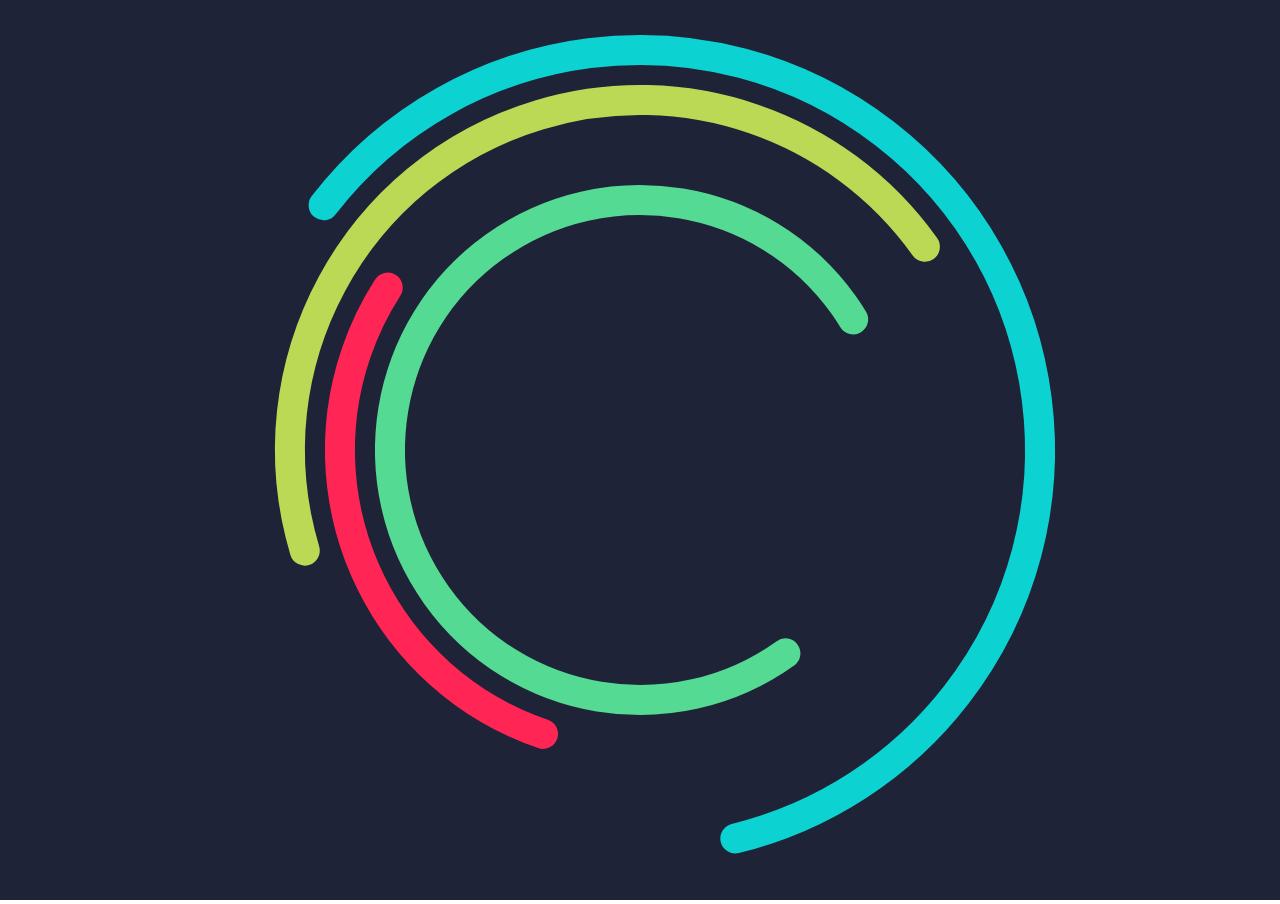
<file: circles/index.html>
<!DOCTYPE html>
<html lang="en">
<head>
    <meta charset="UTF-8">
    <title>Forever Loading</title>
    <script src="js/p5.min.js"></script>
    <script src="js/script.js"></script>
    <style>
        body {
            overflow: hidden;
            margin: 0;
        }
    </style>
</head>
<body>

</body>
</html>
</file>
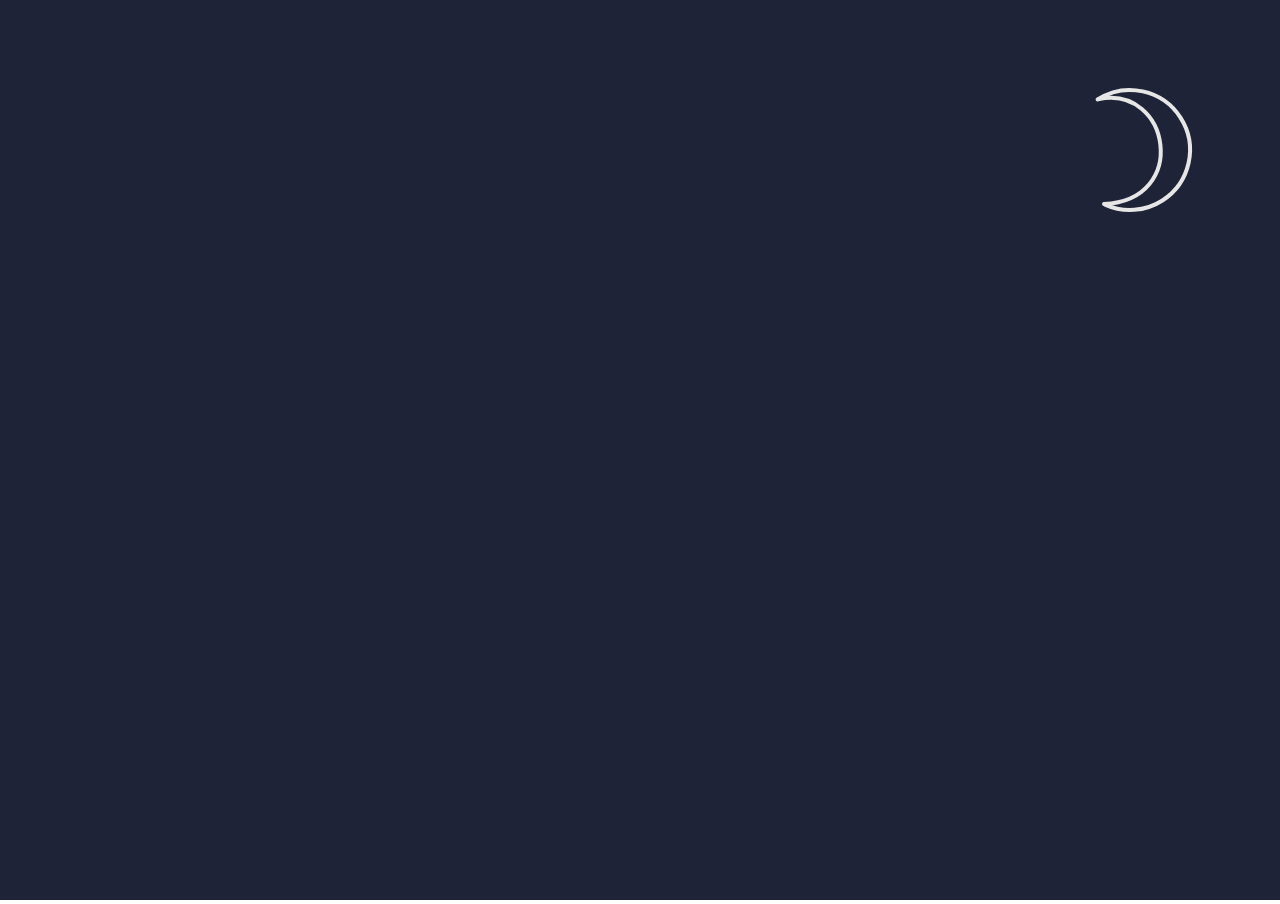
<file: falling_stars/index.html>
<!DOCTYPE html>
<html lang="en">
<head>
    <meta charset="UTF-8">
    <title>Falling Stars</title>
    <script src="js/p5.min.js"></script>
    <script src="js/script.js"></script>
    <style>
        body {
            overflow: hidden;
            margin: 0;
        }
    </style>
</head>
<body>

</body>
</html>
</file>
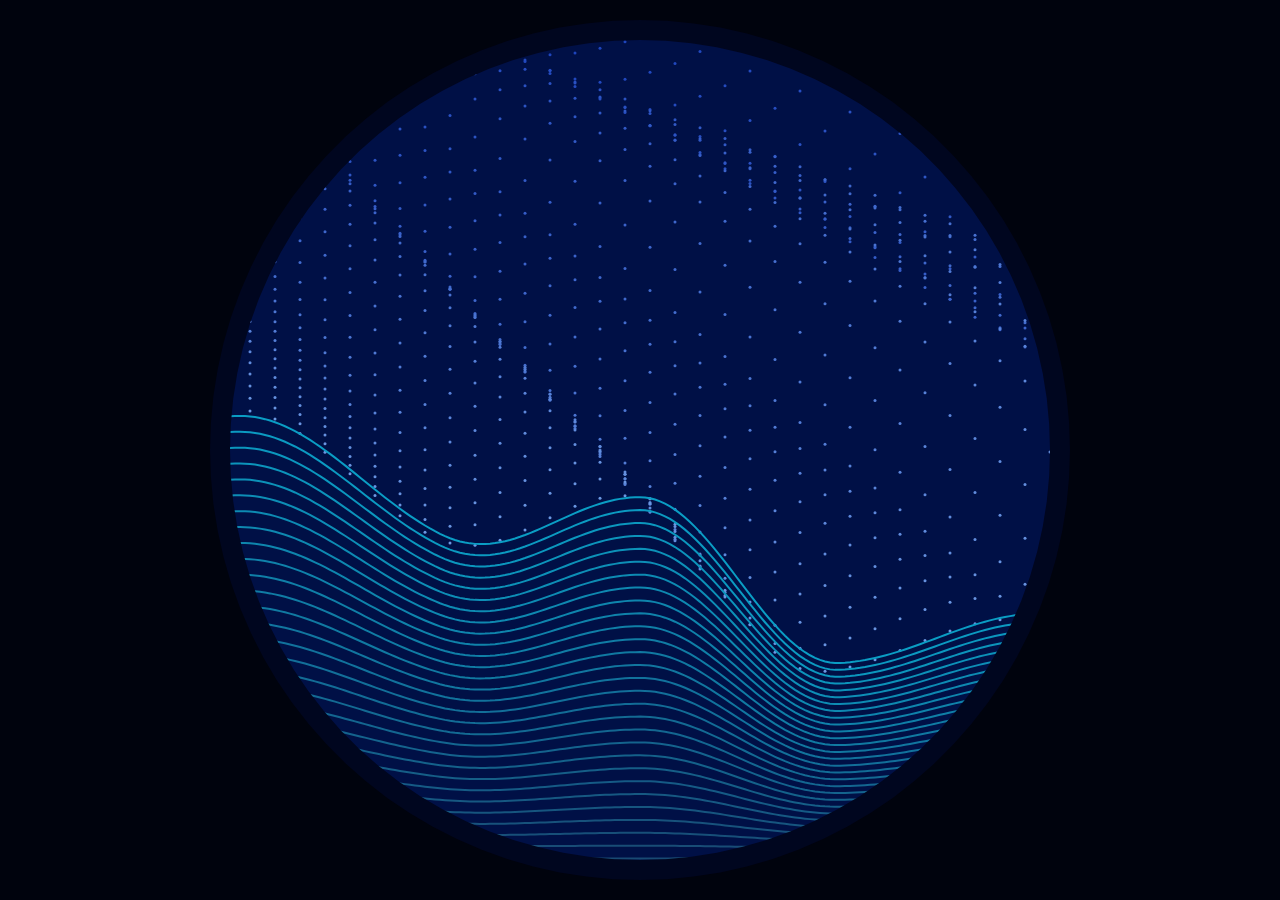
<file: ocean_waves/index.html>
<!DOCTYPE html>
<html lang="en">
<head>
    <meta charset="UTF-8">
    <title>Waves at Night</title>
    <meta name="viewport" content="width=device-width, initial-scale=1">
    <meta property="og:image" content="thumbnail.png">
    <link type="text/css" rel="stylesheet" href="style.css">
    <script type="text/javascript" src="p5.min.js"></script>
</head>
<body>
    <script type="text/javascript" src="script.js"></script>
</body>
</html>
</file>
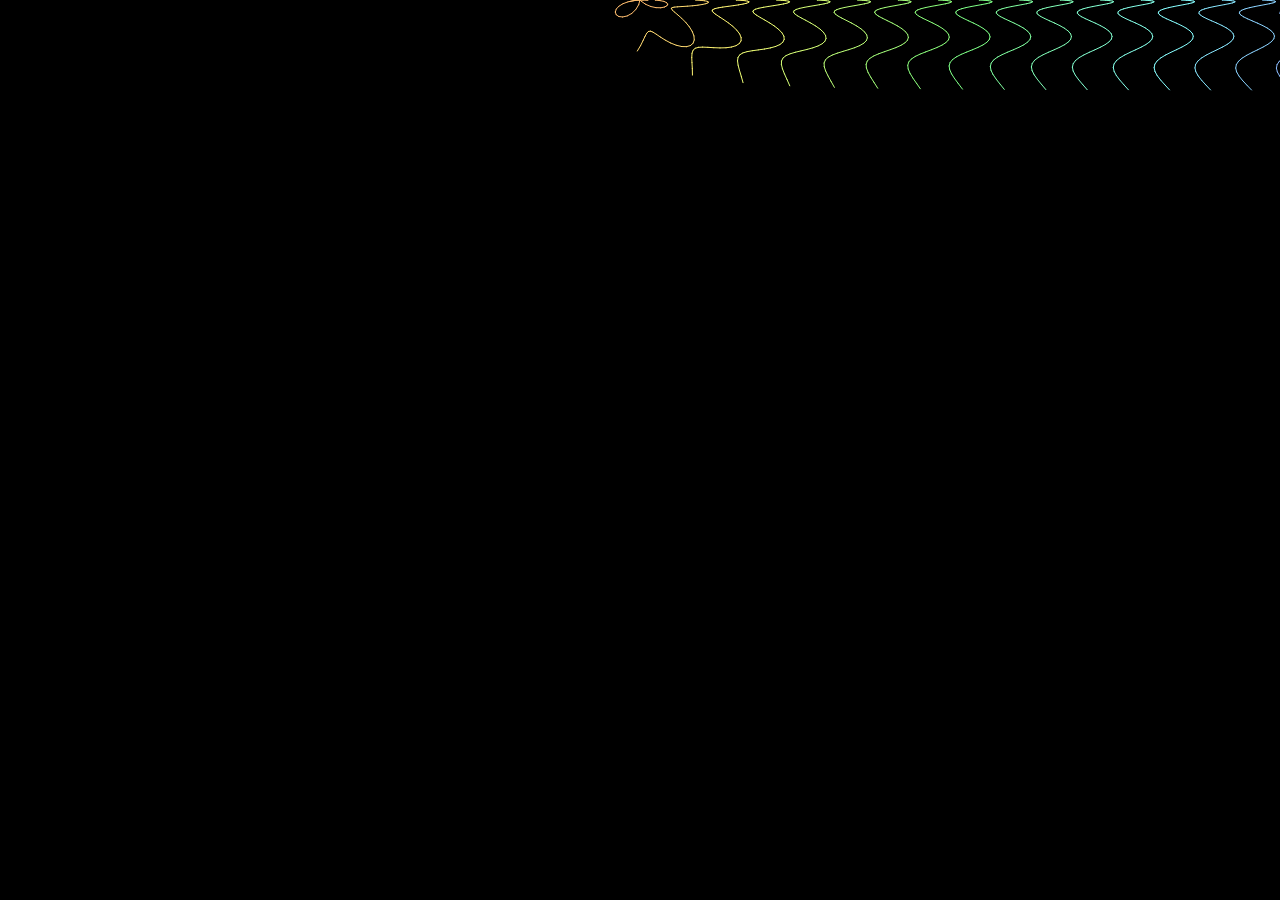
<file: pendulums/index.html>
<!DOCTYPE html>
<html lang="en">
<head>
    <meta charset="UTF-8">
    <title>Pendulums</title>
    <script src="p5.min.js"></script>
    <script src="script.js"></script>
    <style>
        body {
            margin: 0;
        }
    </style>
</head>
<body>

</body>
</html>
</file>
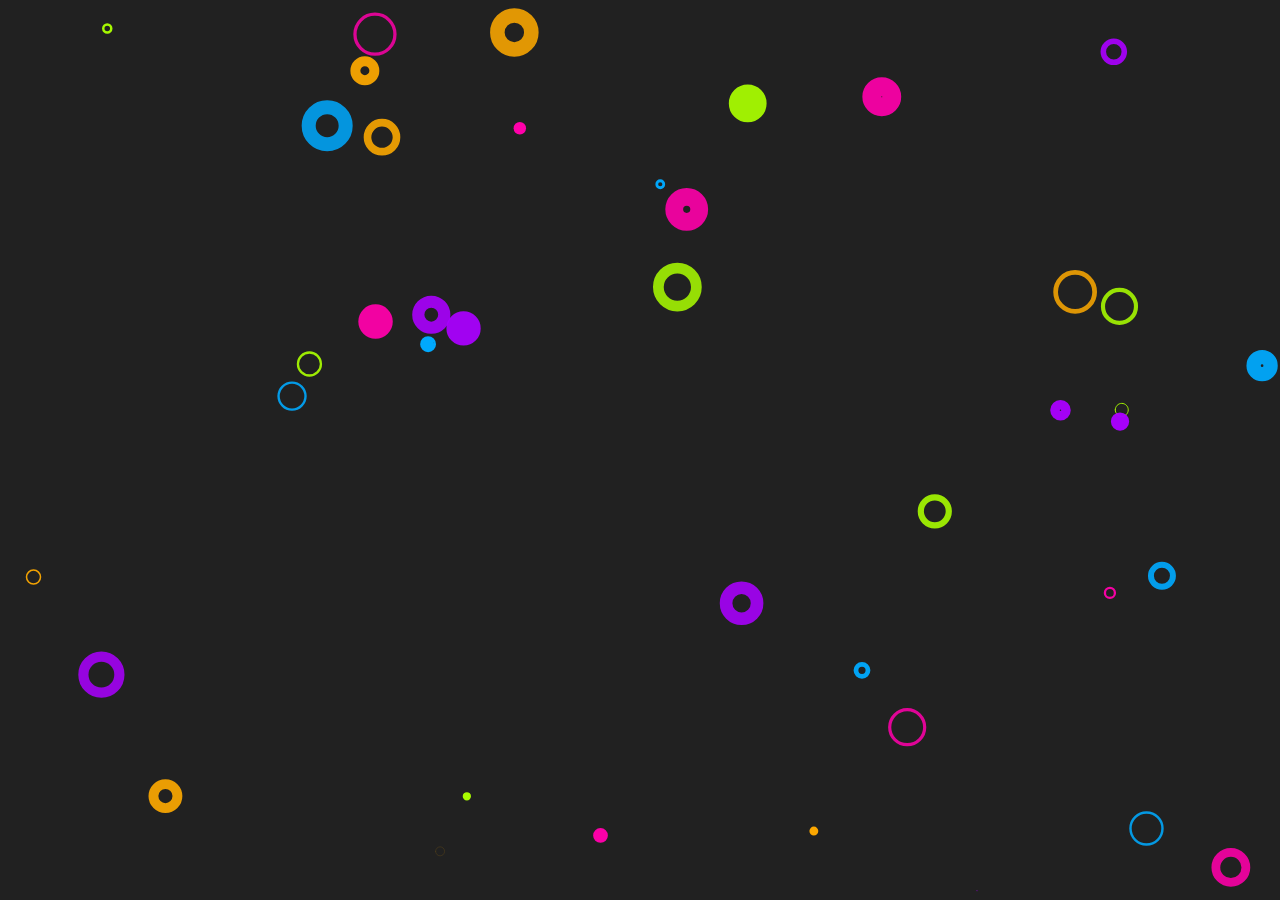
<file: rainbow_drops/index.html>
<!DOCTYPE html>
<html lang="en">
<head>
  <meta charset="UTF-8">
  <title>Rainbow Drops</title>
  <meta name="viewport" content="width=device-width, initial-scale=1">
  <!--    <link type="text/css" rel="stylesheet" href="style.css">-->
  <!--    <script src="OpenSimplexNoise.js"></script>-->
  <script type="text/javascript" src="../p5.min.js"></script>
  <style>
    body {
      margin: 0;
      padding: 0;
      overflow: hidden;
    }
  </style>
</head>
<body>
<script type="text/javascript" src="script.js"></script>
</body>
</html>
</file>
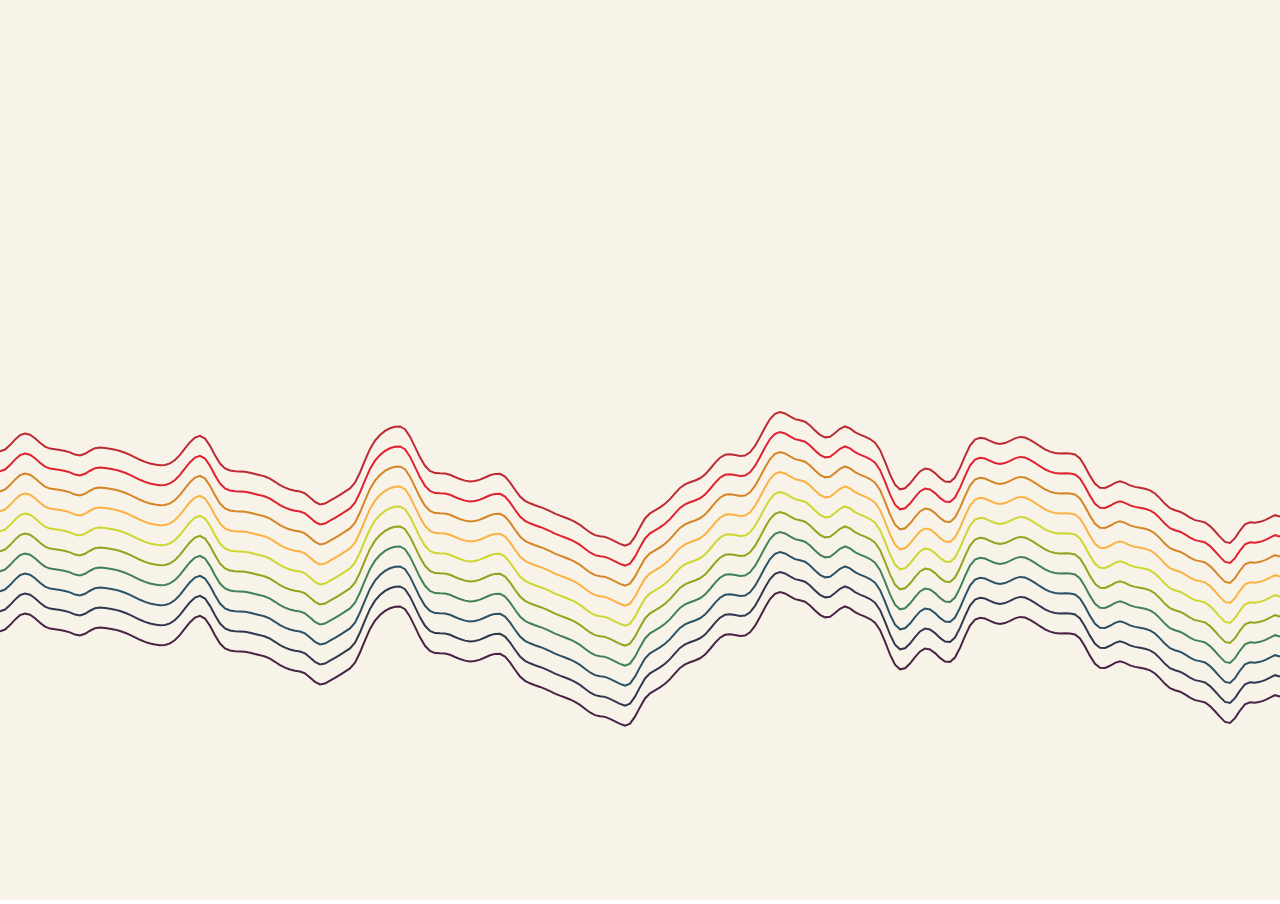
<file: rainbow_waves/index.html>
<!DOCTYPE html>
<html lang="en">
<head>
    <meta charset="UTF-8">
    <title>Rainbow Waves</title>
    <script src="js/p5.min.js"></script>
    <script src="js/script.js"></script>
    <style>
        body {
            overflow: hidden;
            margin: 0;
        }
    </style>
</head>
<body>

</body>
</html>
</file>
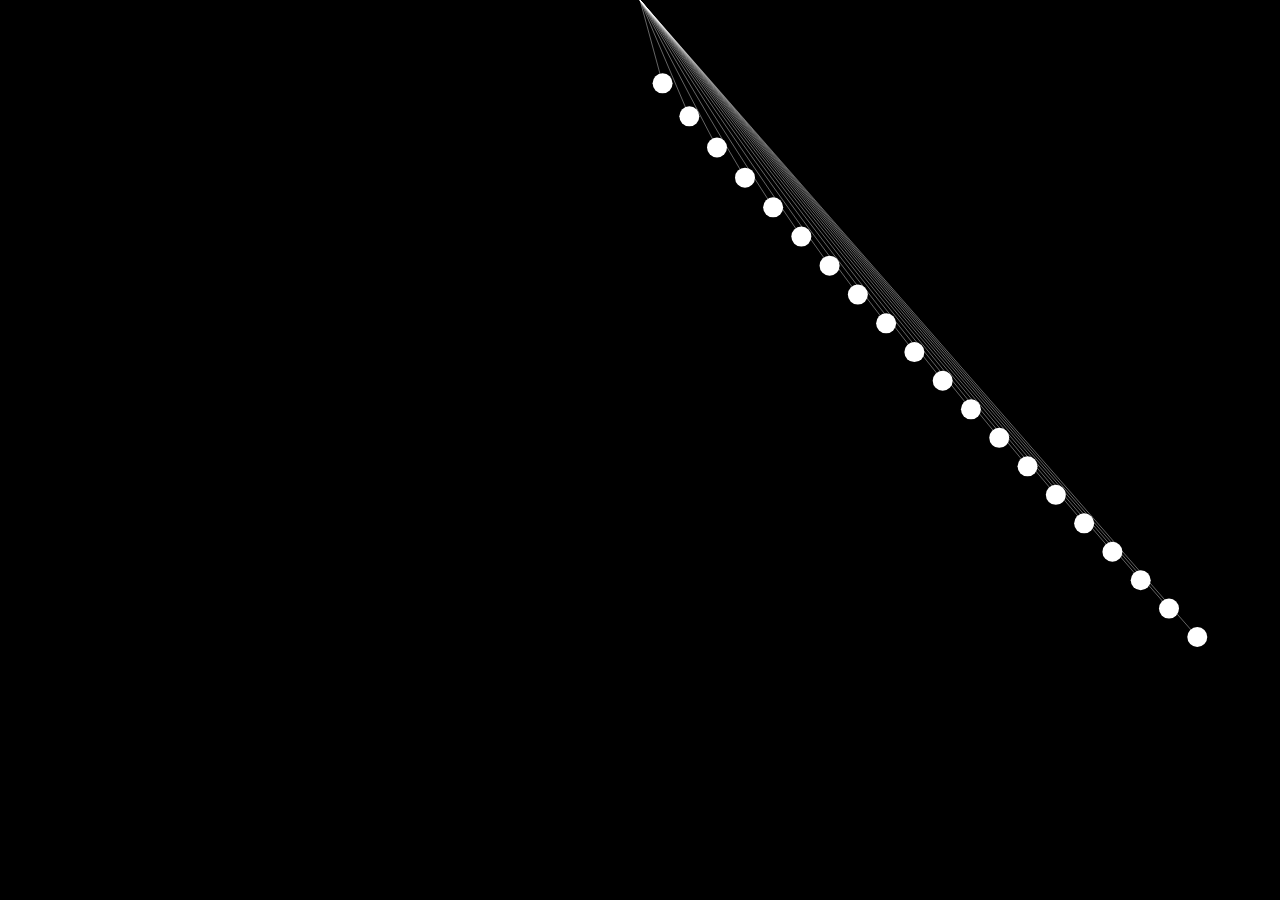
<file: pendulums/bobbing-pendulums/index.html>
<!DOCTYPE html>
<html lang="en">
<head>
    <meta charset="UTF-8">
    <title>Bobbing Pendulums</title>
    <script src="p5.min.js"></script>
    <script src="script.js"></script>
    <style>
        body {
            margin: 0;
        }
    </style>
</head>
<body>

</body>
</html>
</file>
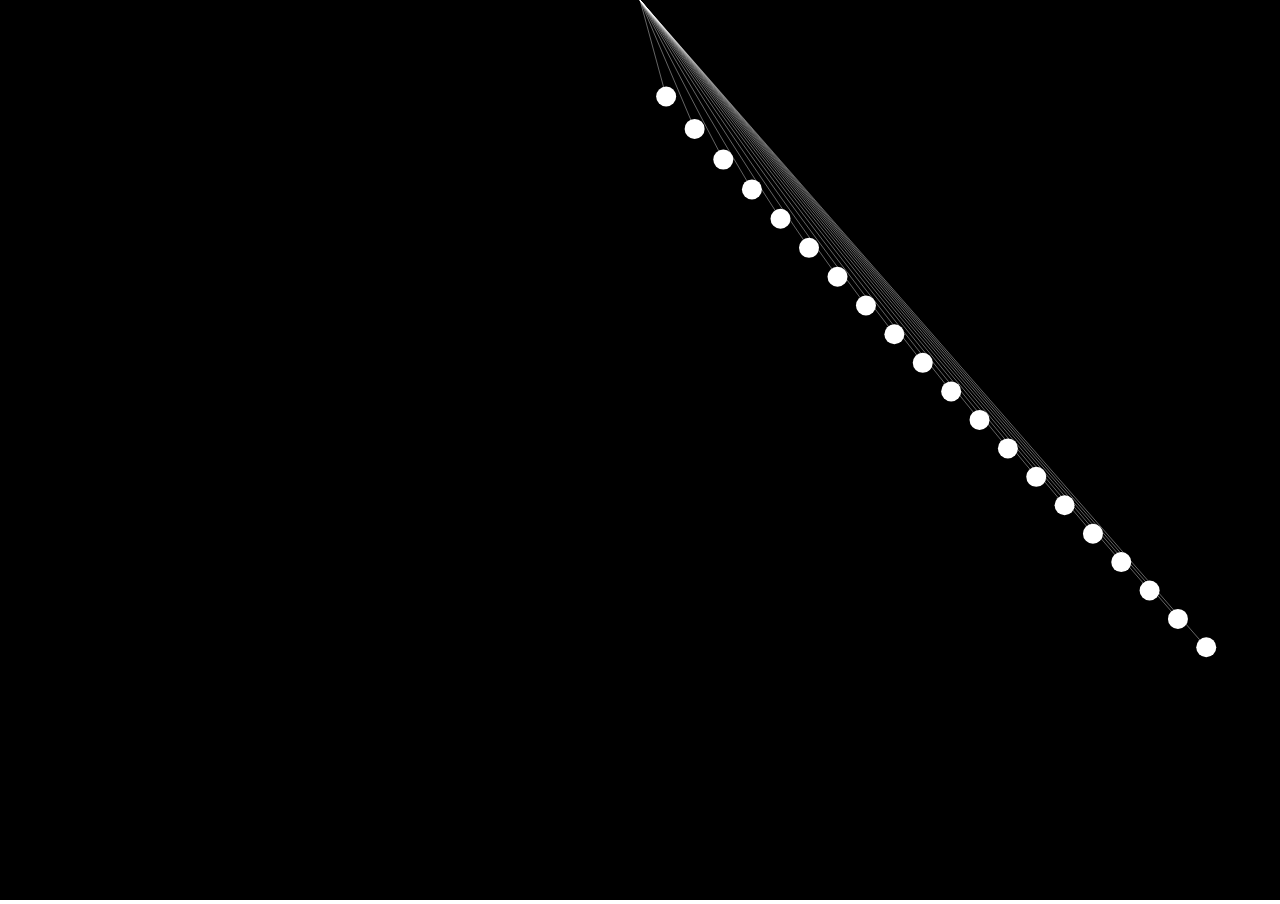
<file: pendulums/just-pendulums/index.html>
<!DOCTYPE html>
<html lang="en">
<head>
    <meta charset="UTF-8">
    <title>Just Pendulums</title>
    <script src="p5.min.js"></script>
    <script src="script.js"></script>
    <style>
        body {
            margin: 0;
        }
    </style>
</head>
<body>

</body>
</html>
</file>
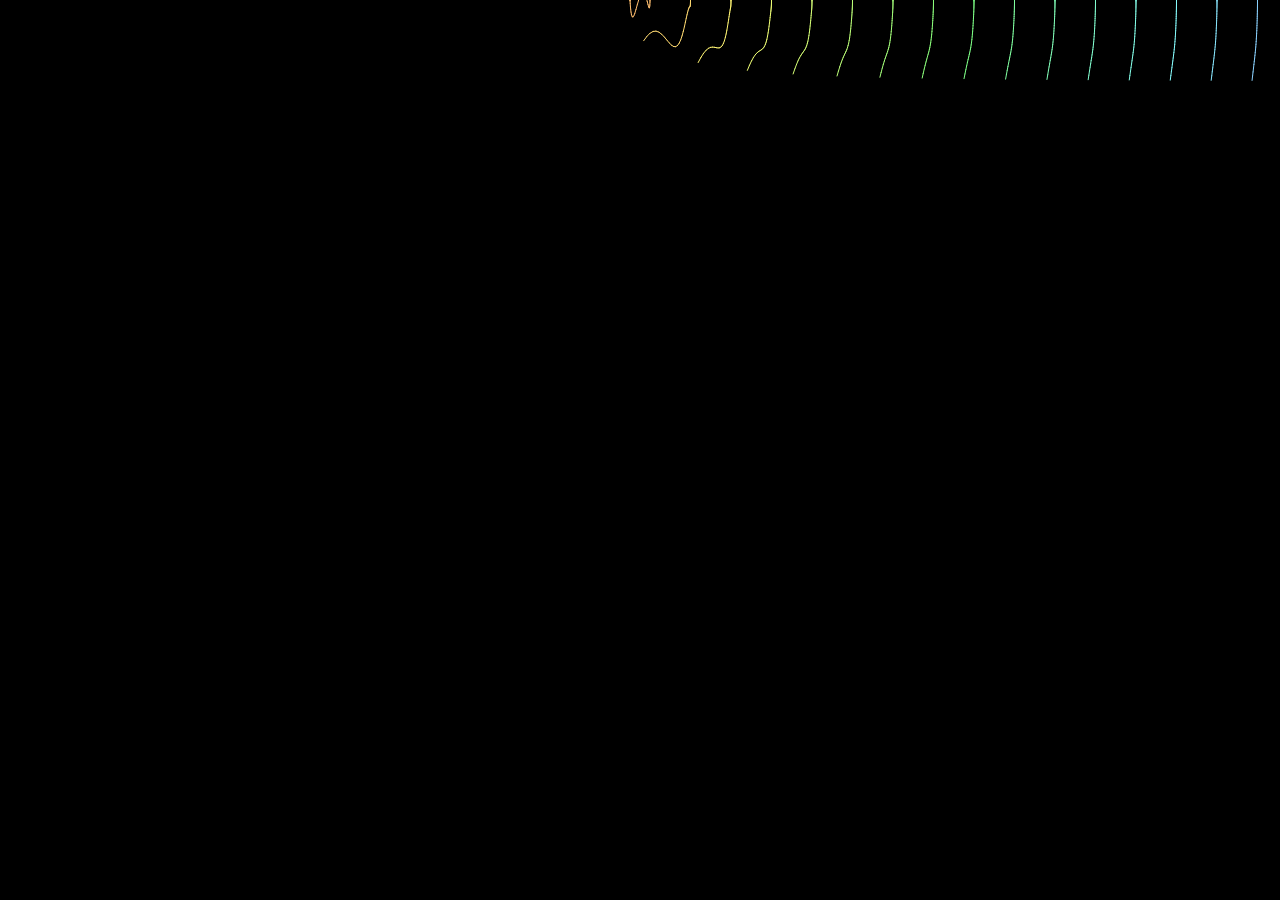
<file: pendulums/necklace-pendulums/index.html>
<!DOCTYPE html>
<html lang="en">
<head>
    <meta charset="UTF-8">
    <title>Necklace Pendulums</title>
    <script src="p5.min.js"></script>
    <script src="script.js"></script>
    <style>
        body {
            margin: 0;
        }
    </style>
</head>
<body>

</body>
</html>
</file>
<file: ocean_waves/style.css>
html, body {
    width: 100%;
    height: 100%;
    margin: 0px;
    padding: 0px;
    display: flex;
    justify-content: center;
    align-items: center;
}

html {
    flex-direction: column;
}

body {
    flex-direction: row;
    overflow: hidden;
    touch-action: none;
}

canvas {
    margin: auto;
    display: block;
}

* {
    -webkit-box-sizing: border-box;
    box-sizing: border-box;
    -moz-osx-font-smoothing: grayscale;
    -webkit-font-smoothing: antialiased;
    -webkit-tap-highlight-color: transparent;
    -webkit-touch-callout: none;
}
</file>
